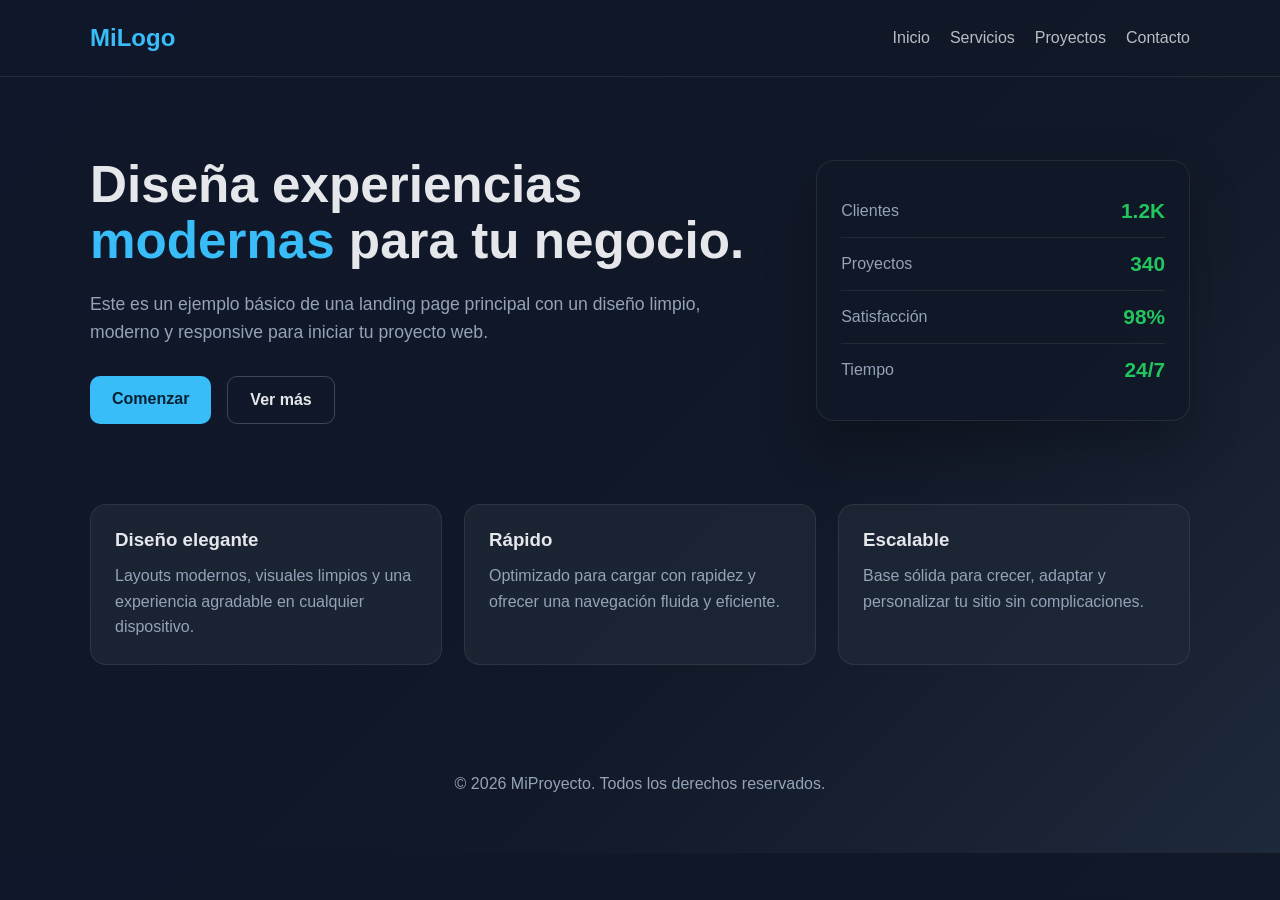
<file: main.html>
<!DOCTYPE html>
<html lang="es">
  <head>
    <meta charset="UTF-8" />
    <meta name="viewport" content="width=device-width, initial-scale=1.0" />
    <title>Ejemplo de Página Principal</title>
    <style>
      :root {
        --bg: #0f172a;
        --panel: #111827;
        --primary: #38bdf8;
        --secondary: #22c55e;
        --text: #e5e7eb;
        --muted: #94a3b8;
        --card: #1f2937;
      }

      * {
        box-sizing: border-box;
      }

      body {
        margin: 0;
        font-family: Arial, Helvetica, sans-serif;
        background: linear-gradient(135deg, var(--bg), #111827 60%, #1e293b);
        color: var(--text);
      }

      .container {
        width: min(1100px, 90%);
        margin: 0 auto;
      }

      header {
        padding: 24px 0;
        border-bottom: 1px solid rgba(255,255,255,0.08);
      }

      nav {
        display: flex;
        justify-content: space-between;
        align-items: center;
      }

      .logo {
        font-size: 1.5rem;
        font-weight: 700;
        color: var(--primary);
      }

      .menu {
        display: flex;
        gap: 20px;
        list-style: none;
        padding: 0;
        margin: 0;
      }

      .menu a {
        color: var(--text);
        text-decoration: none;
        opacity: 0.8;
      }

      .menu a:hover {
        opacity: 1;
      }

      .hero {
        padding: 80px 0 60px;
      }

      .hero-content {
        display: grid;
        grid-template-columns: 1.3fr 0.7fr;
        gap: 32px;
        align-items: center;
      }

      h1 {
        font-size: clamp(2.2rem, 4vw, 4rem);
        margin: 0 0 20px;
        line-height: 1.1;
      }

      .highlight {
        color: var(--primary);
      }

      .subtitle {
        font-size: 1.1rem;
        color: var(--muted);
        line-height: 1.6;
        max-width: 620px;
        margin-bottom: 30px;
      }

      .actions {
        display: flex;
        gap: 16px;
        flex-wrap: wrap;
      }

      .btn {
        display: inline-block;
        padding: 14px 22px;
        border-radius: 10px;
        text-decoration: none;
        font-weight: 700;
        transition: 0.2s ease;
      }

      .btn-primary {
        background: var(--primary);
        color: #062033;
      }

      .btn-secondary {
        background: transparent;
        border: 1px solid rgba(255,255,255,0.2);
        color: var(--text);
      }

      .btn:hover {
        transform: translateY(-2px);
      }

      .hero-card {
        background: rgba(17, 24, 39, 0.8);
        border: 1px solid rgba(255,255,255,0.08);
        border-radius: 18px;
        padding: 24px;
        box-shadow: 0 25px 50px rgba(0,0,0,0.25);
      }

      .stat {
        display: flex;
        justify-content: space-between;
        align-items: center;
        padding: 14px 0;
        border-bottom: 1px solid rgba(255,255,255,0.08);
      }

      .stat:last-child {
        border-bottom: none;
      }

      .stat-label {
        color: var(--muted);
      }

      .stat-value {
        font-size: 1.3rem;
        font-weight: 700;
        color: var(--secondary);
      }

      .features {
        padding: 20px 0 80px;
      }

      .grid {
        display: grid;
        grid-template-columns: repeat(3, minmax(0, 1fr));
        gap: 22px;
      }

      .card {
        background: rgba(31, 41, 55, 0.75);
        border: 1px solid rgba(255,255,255,0.08);
        border-radius: 16px;
        padding: 24px;
      }

      .card h3 {
        margin-top: 0;
        margin-bottom: 12px;
      }

      .card p {
        color: var(--muted);
        margin: 0;
        line-height: 1.6;
      }

      footer {
        padding: 30px 0 60px;
        color: var(--muted);
        text-align: center;
      }

      @media (max-width: 760px) {
        .hero-content,
        .grid {
          grid-template-columns: 1fr;
        }

        nav {
          flex-direction: column;
          gap: 16px;
        }

        .menu {
          flex-wrap: wrap;
          justify-content: center;
        }
      }
    </style>
  </head>
  <body>
    <header>
      <div class="container">
        <nav>
          <div class="logo">MiLogo</div>
          <ul class="menu">
            <li><a href="#">Inicio</a></li>
            <li><a href="#">Servicios</a></li>
            <li><a href="#">Proyectos</a></li>
            <li><a href="#">Contacto</a></li>
          </ul>
        </nav>
      </div>
    </header>

    <main class="container hero">
      <section class="hero-content">
        <div>
          <h1>Diseña experiencias <span class="highlight">modernas</span> para tu negocio.</h1>
          <p class="subtitle">
            Este es un ejemplo básico de una landing page principal con un diseño limpio,
            moderno y responsive para iniciar tu proyecto web.
          </p>
          <div class="actions">
            <a href="#" class="btn btn-primary">Comenzar</a>
            <a href="#" class="btn btn-secondary">Ver más</a>
          </div>
        </div>

        <div class="hero-card">
          <div class="stat">
            <span class="stat-label">Clientes</span>
            <span class="stat-value">1.2K</span>
          </div>
          <div class="stat">
            <span class="stat-label">Proyectos</span>
            <span class="stat-value">340</span>
          </div>
          <div class="stat">
            <span class="stat-label">Satisfacción</span>
            <span class="stat-value">98%</span>
          </div>
          <div class="stat">
            <span class="stat-label">Tiempo</span>
            <span class="stat-value">24/7</span>
          </div>
        </div>
      </section>
    </main>

    <section class="container features">
      <div class="grid">
        <article class="card">
          <h3>Diseño elegante</h3>
          <p>Layouts modernos, visuales limpios y una experiencia agradable en cualquier dispositivo.</p>
        </article>

        <article class="card">
          <h3>Rápido</h3>
          <p>Optimizado para cargar con rapidez y ofrecer una navegación fluida y eficiente.</p>
        </article>

        <article class="card">
          <h3>Escalable</h3>
          <p>Base sólida para crecer, adaptar y personalizar tu sitio sin complicaciones.</p>
        </article>
      </div>
    </section>

    <footer>
      <div class="container">© 2026 MiProyecto. Todos los derechos reservados.</div>
    </footer>
  </body>
</html>
</file>
